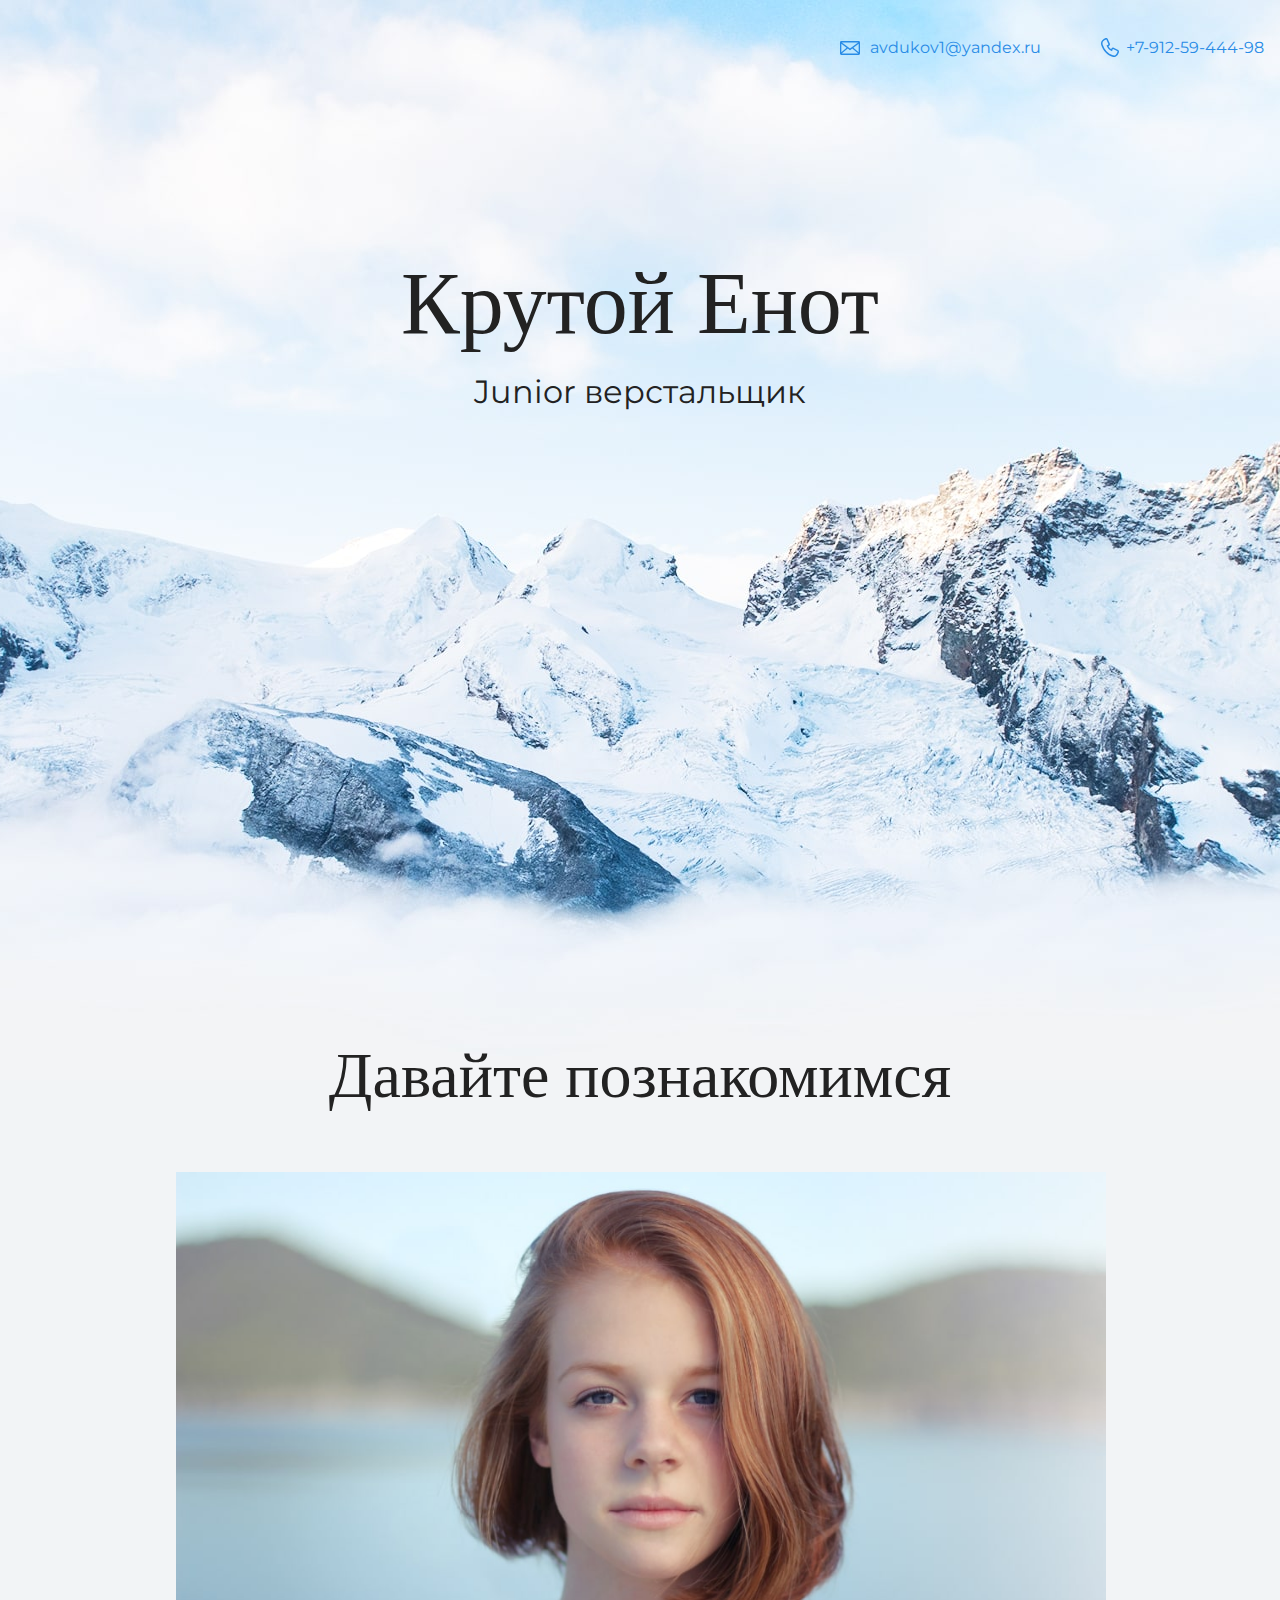
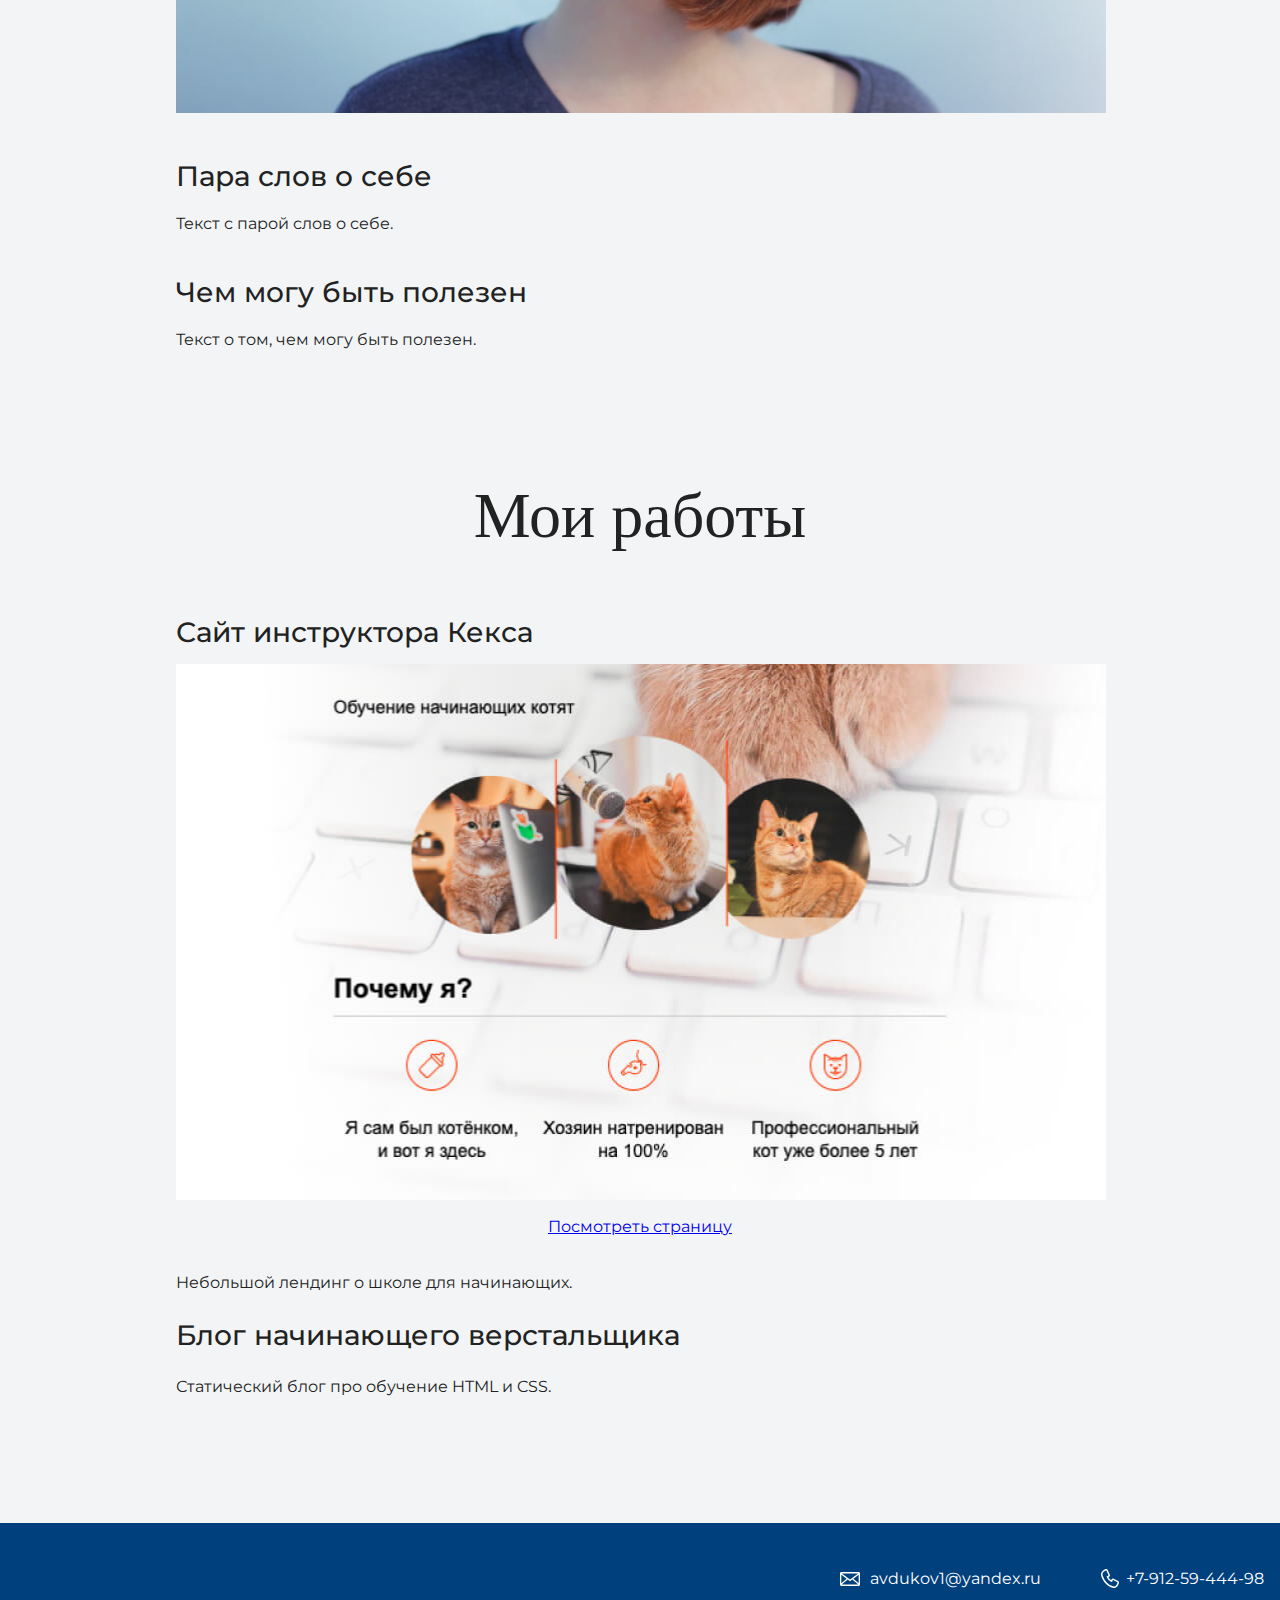
<file: index.html>
<!DOCTYPE html>
<html lang="ru">
  <head>
    <meta charset="UTF-8">
    <link rel="stylesheet" href="style.css">
	<link href="https://fonts.googleapis.com/css?family=Montserrat:400,500,700|Old+Standard+TT&display=swap&subset=cyrillic" rel="stylesheet">
    <title>Портфолио Junior верстальщика</title>
  </head>

  <body>
    <header class="page-header">
      <div class="container">
	  <a class="header-email"
	  href="mailto:avdukov1@yandex.ru">avdukov1@yandex.ru</a>
	  <a class="header-phone"
	  href="tel:+79125944498">+7-912-59-444-98</a>
	  </div>
    </header>

    <section class="hero-image">
	  <div class="container">
      <h1 class="heading">Крутой Енот</h1>
      <p>Junior верстальщик</p>
	  </div>
    </section>

    <section class="intro">
	  <div class="container">
      <h2 class="subheading">Давайте познакомимся</h2>
		<figure class="user-image">
			<img src="files/user.jpg" width="930" alt="Фото красивой девушки">
		</figure>
      <h3>Пара слов о себе</h3>
      <p>Текст с парой слов о себе.</p>
      <h3>Чем могу быть полезен</h3>
      <p>Текст о том, чем могу быть полезен.</p>
	  </div>
    </section>

    <section class="portfolio">
	  <div class="container">
      <h2 class="subheading">Мои работы</h2>

      <h3>Сайт инструктора Кекса</h3>
		<figure class="project-image">
			<img src="files/project.jpg" width="930" height="536" alt="Мой первый сайт">
			<a href="source/project/index.html">Посмотреть страницу</a>
		</figure>
      <p>Небольшой лендинг о школе для начинающих.</p>

      <h3>Блог начинающего верстальщика</h3>
      <p>Статический блог про обучение HTML и CSS.</p>
	  <div>
    </section>

    <footer class="page-footer">
	  <div class="container">
      <a class="footer-email"
	  href="mailto:avdukov1@yandex.ru">avdukov1@yandex.ru</a>
	  <a class="footer-phone"
	  href="tel:+79125944498">+7-912-59-444-98</a>
	  </div>
    </footer>
  </body>
</html>

<!--Первая картинка files/greece.jpg c шириной 140px и высотой 200px;
Вторая картинка files/japan.jpg c шириной 150px и высотой 170px;
Третья картинка files/turkey.jpg c шириной 170px и высотой 130px;
Ссылка на сайт агентства путешествий https://cats-travel.com.>
</file>
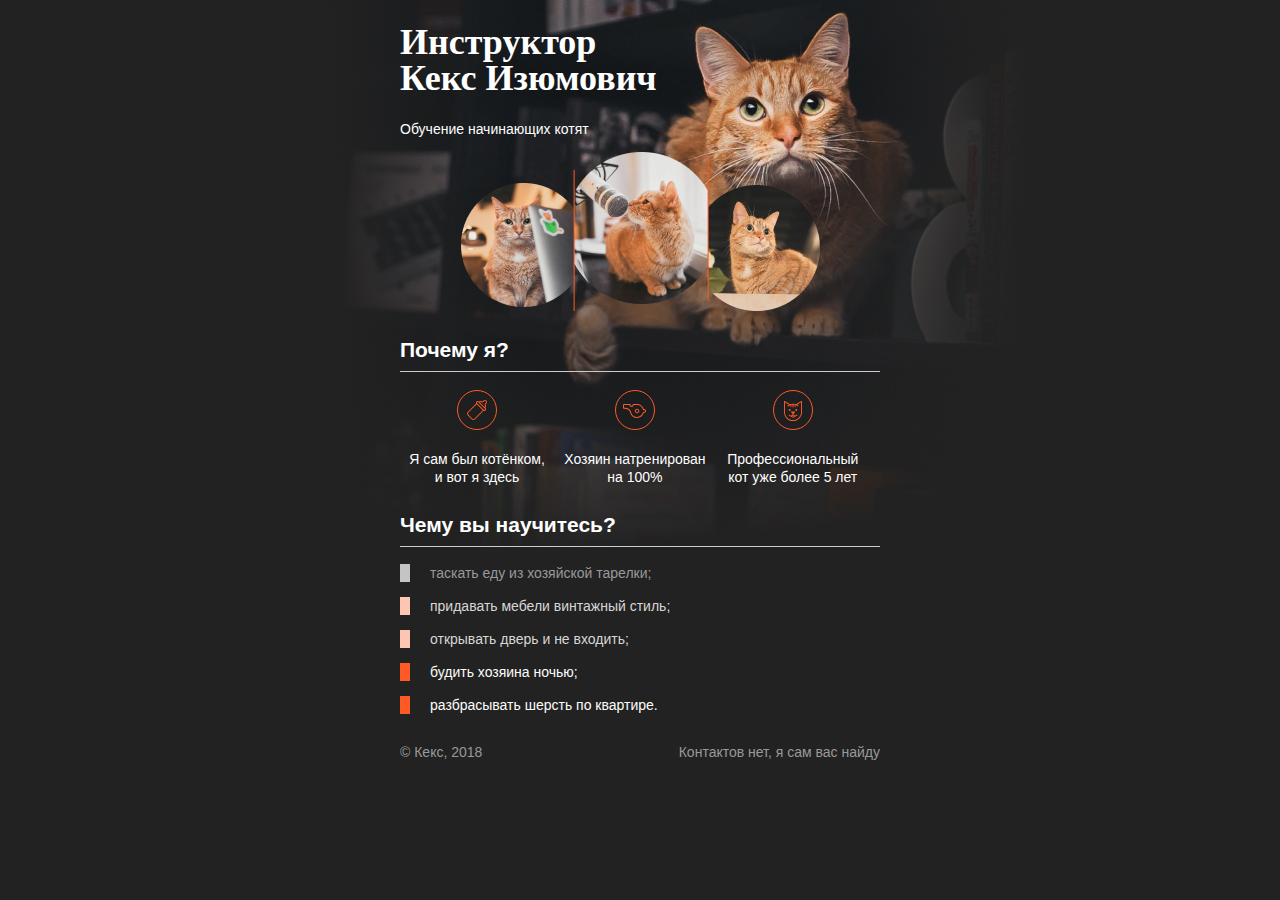
<file: source/project/index.html>
<!DOCTYPE html>
<html lang="ru">
  <head>
    <meta charset="utf-8">
    <title>Инструктор Кекс</title>
    <link rel="stylesheet" href="style.css">
  </head>
  <body>
    <div class="container">
      <header class="site-header">
        <h1>Инструктор Кекс Изюмович</h1>
        <p>Обучение начинающих котят</p>
        <img src="img/keks.png">
      </header>

      <section class="features">
        <h2>Почему я?</h2>
        <p class="feature-kitten">Я сам был котёнком, и вот я здесь</p>
        <p class="feature-train">Хозяин натренирован на 100%</p>
        <p class="feature-cat">Профессиональный кот уже более 5 лет</p>
      </section>

      <section class="skills">
        <h2>Чему вы научитесь?</h2>
        <ul class="skills-list">
          <li class="skills-item">таскать еду из хозяйской тарелки;</li>
          <li class="skills-item standart">придавать мебели винтажный стиль;</li>
          <li class="skills-item standart">открывать дверь и не входить;</li>
          <li class="skills-item vip">будить хозяина ночью;</li>
          <li class="skills-item vip">разбрасывать шерсть по квартире.</li>
        </ul>
      </section>

      <footer class="site-footer">
        <p>© Кекс, 2018</p>
        <p>Контактов нет, я сам вас найду</p>
      </footer>
    </div>
  </body>
</html>
</file>
<file: style.css>
body {
  margin: 0;
  min-width: 960px;
  font-family: "Montserrat", "Helvetica", "Arial", sans-serif;
  font-size: 16px;
  line-height: 32px;
  color: #222222;
  background-color: #f2f4f6;
  background-image: url("img/hero-bg.jpg");
  background-repeat: no-repeat;
  background-position: top center;
}

.container {
  max-width: 928px;
  margin: 0 auto;
  padding: 0 16px;
}

.page-header {
  margin: 0 0 160px;
  padding: 32px 0 32px;
}

.page-header .container,
.page-footer .container {
  max-width: 1408px;
  text-align: right;
}

.page-header a {
  margin-left: 56px;
  color: #288be6;
  text-decoration: none;
  background-repeat: no-repeat;
  background-position: left;
}

.header-email {
  padding-left: 30px;
  background-image: url("img/icon-email-header.svg");
}

.header-phone {
  padding-left: 25px;
  background-image: url("img/icon-phone-header.svg");
}

.hero-image {
  margin-bottom: 620px;
}

.hero-image .container {
  max-width: 1408px;
  text-align: center;
}

.heading {
  margin: 0 0 16px;
  font-family: "Old Standard TT", "Times", "Times New Roman", serif;
  font-size: 88px;
  line-height: 96px;
  font-weight: 400;
}

.hero-image p {
  margin: 0;
  font-size: 32px;
  line-height: 48px;
}

.intro {
  margin: 0 0 120px;
}

.subheading {
  margin: 0 0 56px;
  font-family: "Old Standard TT", "Times", "Times New Roman", serif;
  font-size: 64px;
  line-height: 80px;
  font-weight: 400;
  text-align: center;
}

.user-image {
  margin: 0 0 32px;
  text-align: center;
}

.intro h3,
.portfolio h3 {
  margin: 0 0 12px;
  font-size: 28px;
  line-height: 40px;
  font-weight: 500;
}

.intro p {
  margin: 0 0 32px;
}

.skills-list {
  margin: 0;
  padding: 0;
}

.skills-list dt {
  padding-left: 32px;
  background-repeat: no-repeat;
  background-position: left;
}

.skill-html {
  background-image: url("img/icon-html.svg");
}

.skill-css {
  background-image: url("img/icon-css.svg");
}

.level {
  margin: 4px 0 16px;
  padding: 0;
  height: 14px;
  font-size: 0;
  background-color: #ffffff;
  border: 1px solid #86c3fa;
  border-radius: 8px;
}

.level div {
  margin: 1px;
  height: 12px;
  background-color: #288be6;
  border-radius: 6px;
}

.portfolio {
  margin: 0 0 120px;
}

.projects {
  margin: 0;
  padding: 0;
  list-style: none;
}

.projects li {
  margin: 0 0 80px;
}

.project-image {
  margin: 0 0 24px;
  text-align: center;
}

.projects p {
  margin: 0 0 24px;
}

.button {
  padding: 6px 20px;
  display: inline-block;
  vertical-align: baseline;
  text-decoration: none;
  text-transform: uppercase;
  border-radius: 4px;
  background-color: #288be6;
  color: #ffffff;
}

.page-footer {
  padding: 40px 0;
  background-color: #00417d;
  color: #ffffff;
}

.page-footer a {
  margin-left: 56px;
  color: inherit;
  text-decoration: none;
  background-repeat: no-repeat;
  background-position: left;
}

.footer-email {
  padding-left: 30px;
  background-image: url("img/icon-email-footer.svg");
}

.footer-phone {
  padding-left: 25px;
  background-image: url("img/icon-phone-footer.svg");
}
</file>
<file: source/project/style.css>
body {
  padding: 0;
  font-family: "Arial", sans-serif;
  font-size: 14px;
  line-height: 18px;
  color: #ffffff;
  background: #222222 url("img/keks-background-dark.jpg") no-repeat 50% 0;
}

h1 {
  width: 260px;
  font-family: "Georgia", serif;
  font-size: 36px;
  line-height: 36px;
}

h2 {
  padding-bottom: 12px;
  border-bottom: 1px solid #cccccc;
}

.site-header {
  margin-bottom: 30px;
}

.skills-item {
  margin-bottom: 15px;
  padding-left: 20px;
  border-left: 10px solid #c4c4c4;
  color: #999999;
}

.standart {
  border-color: #ffc5b3;
  color: #D7D7D5;
}


.vip {
  border-color: #ff5a26;
  color: #FDFDFB;
}

.container {
  width: 480px;
  margin: 0 auto;
}

.site-header img {
  display: block;
  margin: 0 auto;
}

.features {
  margin-bottom: 30px;
}

.features p {
  display: inline-block;
  vertical-align: top;
  width: 30%;
  margin: 0 5px;
  text-align: center;
  background-repeat: no-repeat;
  background-position: center top;
}

.feature-kitten {
  padding-top: 60px;
  background-image: url("img/bottle.svg");
}

.feature-cat {
  padding-top: 60px;
  background-image: url("img/cat.svg");
}

.feature-train {
  padding-top: 60px;
  background-image: url("img/whistle.svg");
}

.skills-list {
  padding: 0;
  list-style: none;
}

.site-footer {
  display: flex;
  justify-content: space-between;
  color: #999999;
}
</file>
